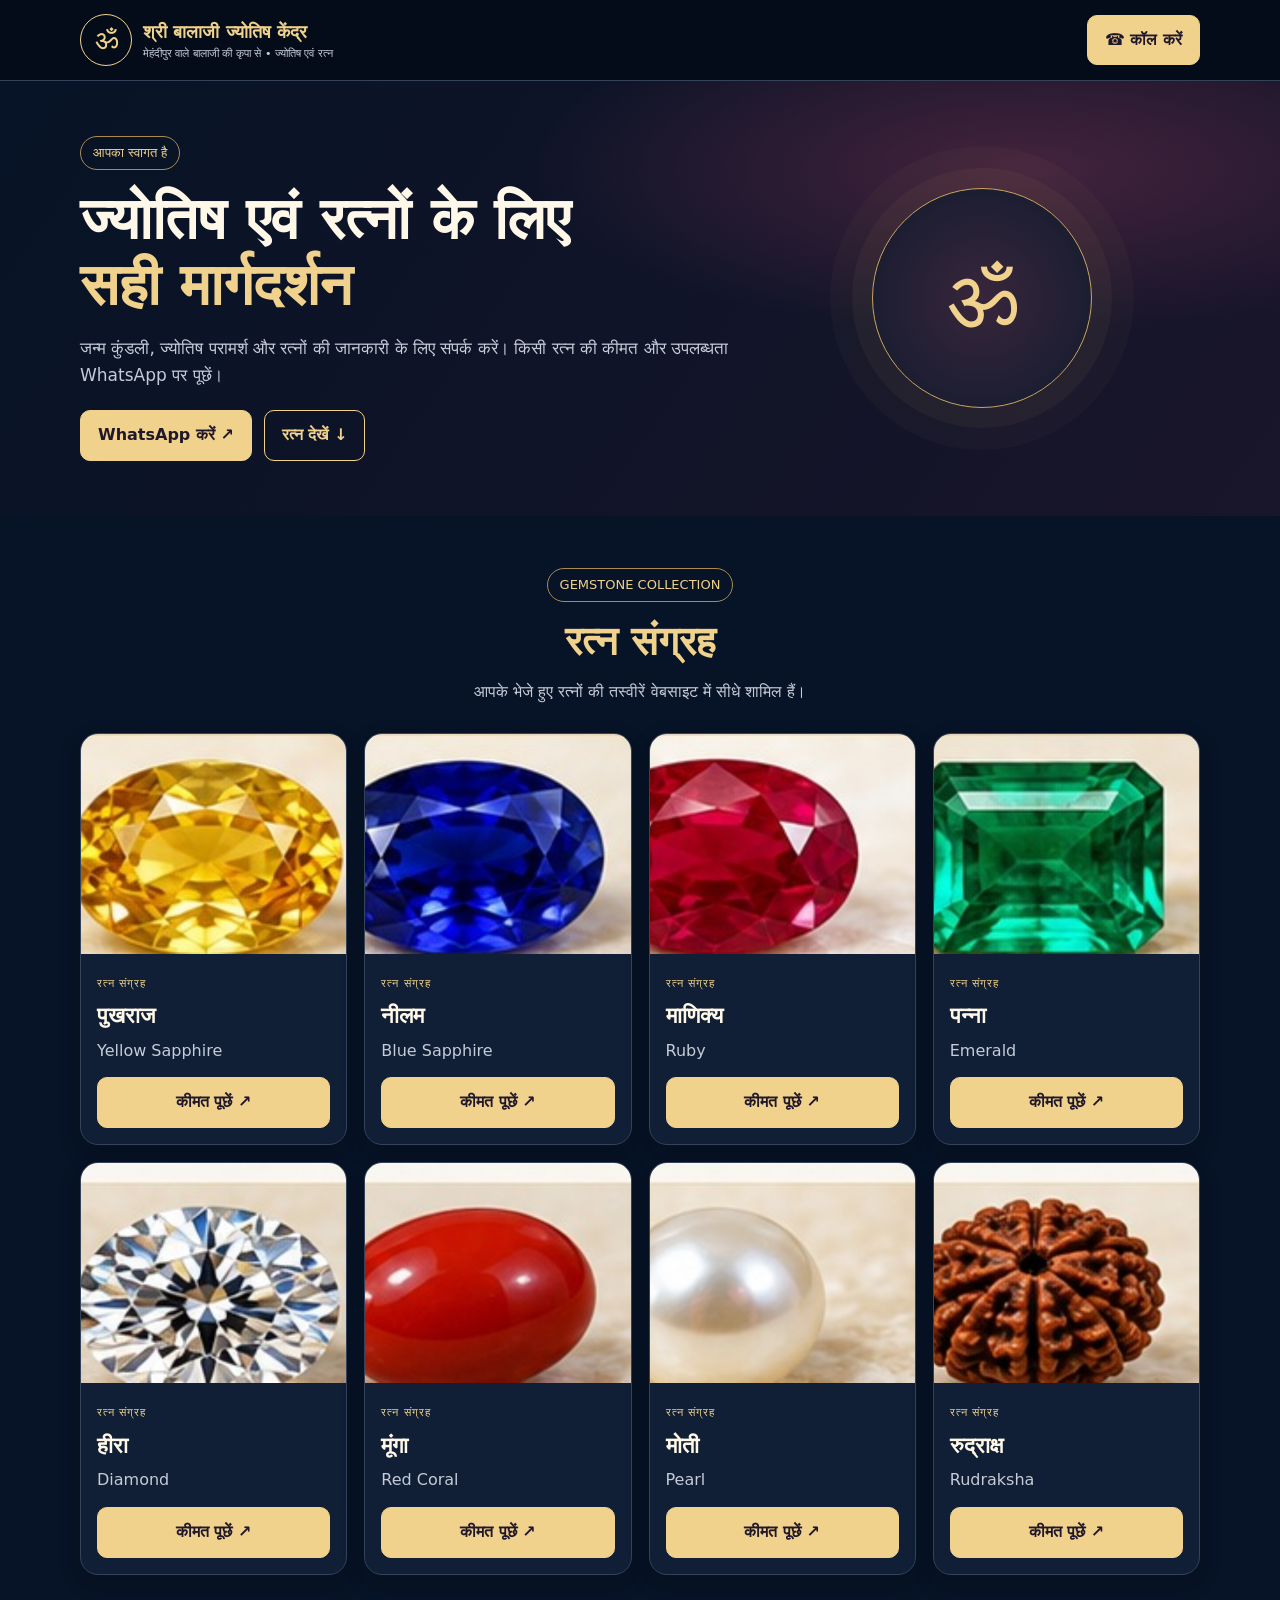
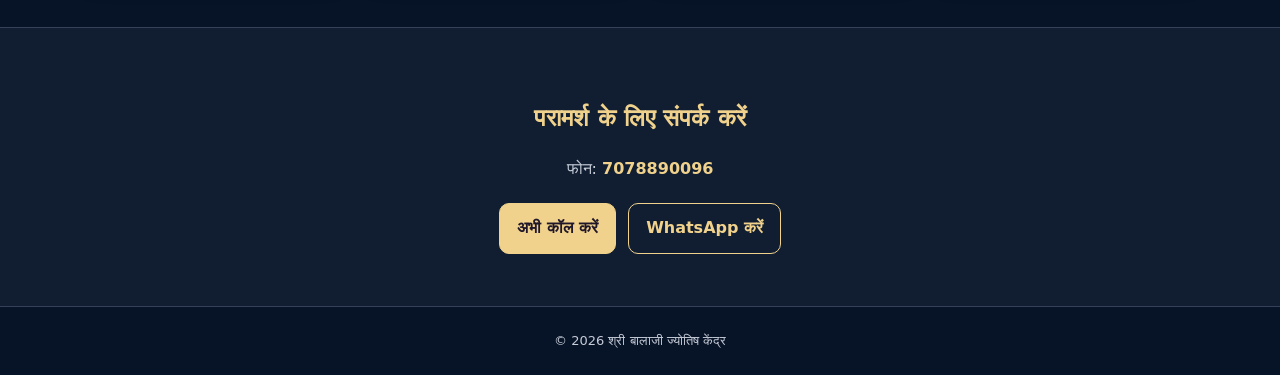
<file: index.html>
<!doctype html>
<html lang="hi"><head><meta charset="utf-8"><meta name="viewport" content="width=device-width,initial-scale=1">
<meta name="theme-color" content="#071326"><title>श्री बालाजी ज्योतिष केंद्र | ज्योतिष एवं रत्न</title>
<style>
:root{--bg:#071326;--panel:#101f35;--gold:#f0d28c;--muted:#c5cbd7;--line:#34435a}
*{box-sizing:border-box}html{scroll-behavior:smooth}body{margin:0;background:var(--bg);color:#fff8e9;font-family:system-ui,-apple-system,"Noto Sans Devanagari",sans-serif;line-height:1.55}
a{color:inherit;text-decoration:none}.wrap{width:min(1120px,92%);margin:auto}
header{background:#050c19;border-bottom:1px solid var(--line);position:sticky;top:0;z-index:5}.nav{display:flex;align-items:center;justify-content:space-between;gap:12px;padding:14px 0}
.brand{display:flex;align-items:center;gap:11px}.om{height:52px;width:52px;border:1px solid var(--gold);border-radius:50%;display:grid;place-items:center;color:var(--gold);font-size:28px;flex-shrink:0}
.brand strong{display:block;color:var(--gold);font-size:18px}.brand small{display:block;color:#c5cbd7;font-size:11px}
.btn{display:inline-flex;align-items:center;justify-content:center;background:var(--gold);color:#20172a;padding:12px 17px;border-radius:10px;font-weight:800;border:1px solid var(--gold)}
.hero{padding:55px 0;background:radial-gradient(ellipse at 80% 20%,#44233d,transparent 34%),linear-gradient(125deg,#071326,#19152a)}.hero-grid{display:grid;grid-template-columns:1.2fr .8fr;gap:30px;align-items:center}
.pill{display:inline-block;border:1px solid #a98b52;border-radius:30px;padding:6px 12px;color:var(--gold);font-size:13px}
h1{font-size:clamp(34px,5vw,58px);line-height:1.13;margin:17px 0}h1 span{color:var(--gold)}.hero p{color:var(--muted);font-size:17px}
.actions{display:flex;gap:12px;flex-wrap:wrap;margin-top:22px}.outline{background:transparent;color:var(--gold)}
.hero-art{display:grid;place-items:center;min-height:230px}.mandala{width:220px;aspect-ratio:1;border:1px solid #cba85e;border-radius:50%;display:grid;place-items:center;font-size:85px;color:var(--gold);background:radial-gradient(circle,#38263b,#111a2e);box-shadow:0 0 0 20px #d5b66c0d,0 0 0 42px #d5b66c08}
section{padding:52px 0}.section-head{text-align:center;max-width:700px;margin:0 auto 28px}.section-head h2{font-size:clamp(28px,4vw,40px);color:var(--gold);margin:8px 0}.section-head p{color:var(--muted);margin:0}
.grid{display:grid;grid-template-columns:repeat(4,minmax(0,1fr));gap:17px}.card{background:var(--panel);border:1px solid var(--line);border-radius:18px;overflow:hidden;min-width:0;box-shadow:0 8px 22px #0003}
.card img{display:block;width:100%;height:220px;object-fit:cover;background:#eee}.card-body{padding:16px}.tag{font-size:11px;color:var(--gold);letter-spacing:1px}h3{font-size:22px;margin:5px 0}.card p{color:var(--muted);margin:0 0 14px}.card .btn{width:100%}
.contact{background:#111e32;border-block:1px solid var(--line);text-align:center}.contact h2{color:var(--gold)}.contact p{color:var(--muted)}footer{padding:24px;text-align:center;color:var(--muted);font-size:13px}
@media(max-width:800px){.hero-grid{grid-template-columns:1fr}.hero-art{min-height:190px}.mandala{width:170px;font-size:68px}.grid{grid-template-columns:repeat(2,minmax(0,1fr))}.card img{height:170px}}
@media(max-width:440px){.brand strong{font-size:14px}.brand small{font-size:9px}.om{width:44px;height:44px;font-size:23px}.nav>.btn{font-size:12px;padding:10px}.grid{gap:10px}.card img{height:140px}.card-body{padding:11px}h3{font-size:18px}.card p{font-size:12px}.card .btn{font-size:12px;padding:10px 5px}}
</style></head><body>
<header><div class="wrap nav"><a class="brand" href="#"><span class="om">ॐ</span><span><strong>श्री बालाजी ज्योतिष केंद्र</strong><small>मेहंदीपुर वाले बालाजी की कृपा से • ज्योतिष एवं रत्न</small></span></a><a class="btn" href="tel:+917078890096">☎ कॉल करें</a></div></header>
<section class="hero"><div class="wrap hero-grid"><div><span class="pill">आपका स्वागत है</span><h1>ज्योतिष एवं रत्नों के लिए<br><span>सही मार्गदर्शन</span></h1><p>जन्म कुंडली, ज्योतिष परामर्श और रत्नों की जानकारी के लिए संपर्क करें। किसी रत्न की कीमत और उपलब्धता WhatsApp पर पूछें।</p><div class="actions"><a class="btn" href="https://wa.me/917078890096" target="_blank" rel="noopener">WhatsApp करें ↗</a><a class="btn outline" href="#gems">रत्न देखें ↓</a></div></div><div class="hero-art"><div class="mandala">ॐ</div></div></div></section>
<section id="gems"><div class="wrap"><div class="section-head"><span class="pill">GEMSTONE COLLECTION</span><h2>रत्न संग्रह</h2><p>आपके भेजे हुए रत्नों की तस्वीरें वेबसाइट में सीधे शामिल हैं।</p></div><div class="grid">
    <article class="card">
      <img src="pukhraj.jpg" alt="पुखराज (Yellow Sapphire)" loading="lazy">
      <div class="card-body"><span class="tag">रत्न संग्रह</span><h3>पुखराज</h3><p>Yellow Sapphire</p>
      <a class="btn" href="https://wa.me/917078890096?text=नमस्ते, मुझे पुखराज की कीमत और उपलब्धता जाननी है।" target="_blank" rel="noopener">कीमत पूछें ↗</a></div>
    </article>
    <article class="card">
      <img src="neelam.jpg" alt="नीलम (Blue Sapphire)" loading="lazy">
      <div class="card-body"><span class="tag">रत्न संग्रह</span><h3>नीलम</h3><p>Blue Sapphire</p>
      <a class="btn" href="https://wa.me/917078890096?text=नमस्ते, मुझे नीलम की कीमत और उपलब्धता जाननी है।" target="_blank" rel="noopener">कीमत पूछें ↗</a></div>
    </article>
    <article class="card">
      <img src="manikya.jpg" alt="माणिक्य (Ruby)" loading="lazy">
      <div class="card-body"><span class="tag">रत्न संग्रह</span><h3>माणिक्य</h3><p>Ruby</p>
      <a class="btn" href="https://wa.me/917078890096?text=नमस्ते, मुझे माणिक्य की कीमत और उपलब्धता जाननी है।" target="_blank" rel="noopener">कीमत पूछें ↗</a></div>
    </article>
    <article class="card">
      <img src="panna.jpg" alt="पन्ना (Emerald)" loading="lazy">
      <div class="card-body"><span class="tag">रत्न संग्रह</span><h3>पन्ना</h3><p>Emerald</p>
      <a class="btn" href="https://wa.me/917078890096?text=नमस्ते, मुझे पन्ना की कीमत और उपलब्धता जाननी है।" target="_blank" rel="noopener">कीमत पूछें ↗</a></div>
    </article>
    <article class="card">
      <img src="heera.jpg" alt="हीरा (Diamond)" loading="lazy">
      <div class="card-body"><span class="tag">रत्न संग्रह</span><h3>हीरा</h3><p>Diamond</p>
      <a class="btn" href="https://wa.me/917078890096?text=नमस्ते, मुझे हीरा की कीमत और उपलब्धता जाननी है।" target="_blank" rel="noopener">कीमत पूछें ↗</a></div>
    </article>
    <article class="card">
      <img src="moonga.jpg" alt="मूंगा (Red Coral)" loading="lazy">
      <div class="card-body"><span class="tag">रत्न संग्रह</span><h3>मूंगा</h3><p>Red Coral</p>
      <a class="btn" href="https://wa.me/917078890096?text=नमस्ते, मुझे मूंगा की कीमत और उपलब्धता जाननी है।" target="_blank" rel="noopener">कीमत पूछें ↗</a></div>
    </article>
    <article class="card">
      <img src="moti.jpg" alt="मोती (Pearl)" loading="lazy">
      <div class="card-body"><span class="tag">रत्न संग्रह</span><h3>मोती</h3><p>Pearl</p>
      <a class="btn" href="https://wa.me/917078890096?text=नमस्ते, मुझे मोती की कीमत और उपलब्धता जाननी है।" target="_blank" rel="noopener">कीमत पूछें ↗</a></div>
    </article>
    <article class="card">
      <img src="rudraksha.jpg" alt="रुद्राक्ष (Rudraksha)" loading="lazy">
      <div class="card-body"><span class="tag">रत्न संग्रह</span><h3>रुद्राक्ष</h3><p>Rudraksha</p>
      <a class="btn" href="https://wa.me/917078890096?text=नमस्ते, मुझे रुद्राक्ष की कीमत और उपलब्धता जाननी है।" target="_blank" rel="noopener">कीमत पूछें ↗</a></div>
    </article></div></div></section>
<section class="contact"><div class="wrap"><h2>परामर्श के लिए संपर्क करें</h2><p>फोन: <strong style="color:var(--gold)">7078890096</strong></p><div class="actions" style="justify-content:center"><a class="btn" href="tel:+917078890096">अभी कॉल करें</a><a class="btn outline" href="https://wa.me/917078890096" target="_blank" rel="noopener">WhatsApp करें</a></div></div></section>
<footer>© <span id="year"></span> श्री बालाजी ज्योतिष केंद्र</footer><script>document.getElementById('year').textContent=new Date().getFullYear();</script>
</body></html>
</file>
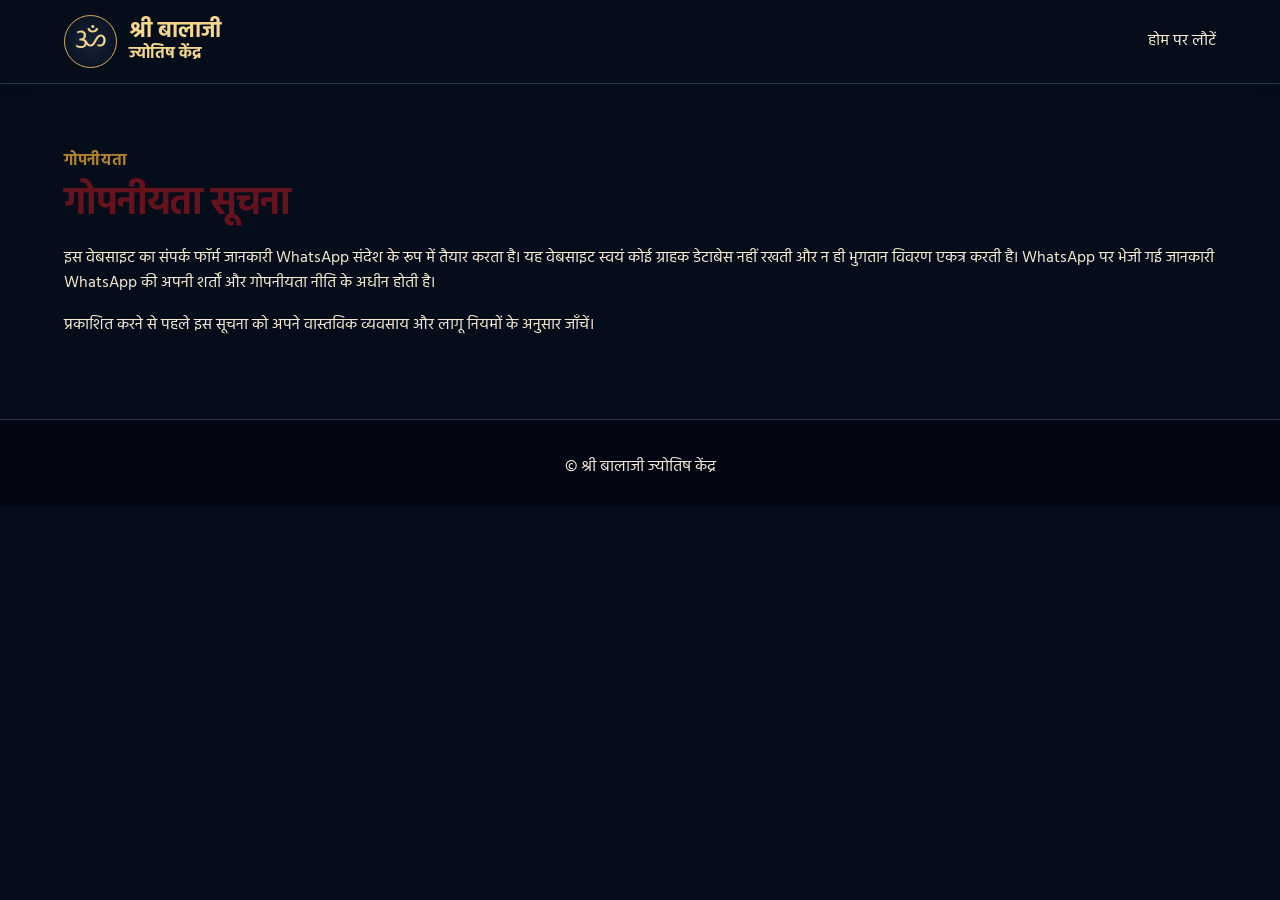
<file: privacy.html>
<!doctype html><html lang="hi"><head><meta charset="utf-8"><meta name="viewport" content="width=device-width,initial-scale=1"><meta name="theme-color" content="#65121d"><title>गोपनीयता | श्री बालाजी ज्योतिष केंद्र</title><link rel="stylesheet" href="styles.css"></head><body><header class="header"><a class="brand" href="index.html"><span class="brand-mark">ॐ</span><span><strong>श्री बालाजी</strong><small>ज्योतिष केंद्र</small></span></a><a href="index.html">होम पर लौटें</a></header><main class="section"><p class="eyebrow">गोपनीयता</p><h1 style="color:#65121d;font-size:2.4rem">गोपनीयता सूचना</h1><p>इस वेबसाइट का संपर्क फॉर्म जानकारी WhatsApp संदेश के रूप में तैयार करता है। यह वेबसाइट स्वयं कोई ग्राहक डेटाबेस नहीं रखती और न ही भुगतान विवरण एकत्र करती है। WhatsApp पर भेजी गई जानकारी WhatsApp की अपनी शर्तों और गोपनीयता नीति के अधीन होती है।</p><p>प्रकाशित करने से पहले इस सूचना को अपने वास्तविक व्यवसाय और लागू नियमों के अनुसार जाँचें।</p></main><footer>© श्री बालाजी ज्योतिष केंद्र</footer></body></html>
</file>
<file: styles.css>
@import url('https://fonts.googleapis.com/css2?family=Hind:wght@400;500;600;700&family=Playfair+Display:wght@600;700&display=swap');
:root{--maroon:#d6ad55;--deep:#020916;--gold:#e2b84f;--gold2:#ffe6a0;--cream:#071326;--paper:#050d1b;--ink:#f5ead2;--muted:#c2c5ce;--line:#293851;--green:#13834b;--shadow:0 16px 44px #3d11120d}
*{box-sizing:border-box}html{scroll-behavior:smooth;scroll-padding-top:90px}body{margin:0;background:var(--paper);color:var(--ink);font-family:'Hind',system-ui,sans-serif;line-height:1.6}a{color:inherit;text-decoration:none}button,input,select,textarea{font:inherit}.topbar{display:flex;justify-content:space-around;gap:12px;flex-wrap:wrap;background:var(--maroon);color:#ffedc2;padding:8px 4%;font-size:.8rem}.header{display:flex;align-items:center;justify-content:space-between;gap:22px;padding:15px 5%;background:#fffdf8;border-bottom:1px solid var(--line);position:sticky;top:0;z-index:10;box-shadow:0 4px 20px #32100a08}.brand{display:flex;align-items:center;gap:12px;color:var(--maroon);min-width:max-content}.brand-mark{width:53px;height:53px;border:1px solid var(--gold);border-radius:50%;display:grid;place-items:center;background:radial-gradient(circle,#fff5d9,#ecd39a);font-size:1.8rem;color:var(--maroon)}.brand strong,.brand small,.brand em{display:block;line-height:1.15}.brand strong{font-size:1.35rem;font-weight:700}.brand small{font-weight:700;font-size:.98rem}.brand em{font-size:.72rem;color:var(--muted);font-style:normal;margin-top:5px}nav{display:flex;align-items:center;gap:clamp(10px,2vw,27px);font-weight:600;font-size:.96rem}nav a:hover,.footer-links a:hover{color:#a16c1b}.button{display:inline-flex;align-items:center;justify-content:center;gap:10px;border:0;border-radius:9px;padding:12px 20px;font-weight:700;cursor:pointer;transition:.2s}.button:hover{transform:translateY(-2px);filter:brightness(1.03)}.button-green{background:var(--green);color:white;box-shadow:0 6px 16px #13834b24}.button-gold{background:linear-gradient(135deg,#f8dc8e,#d9a83e);color:#3b170b}.button-outline{border:1px solid #e6bd5b;color:#fff5d6;background:#ffffff08}.menu-toggle{display:none;background:transparent;border:1px solid var(--line);padding:7px 12px;border-radius:8px;font-size:1.2rem}
.hero{min-height:470px;background:radial-gradient(ellipse at 80% 45%,#7e401a 0%,transparent 35%),linear-gradient(105deg,#21080b,#4a0d14 56%,#1c090b);color:#fff8eb;display:grid;grid-template-columns:1.05fr .95fr;align-items:center;padding:55px 7%;gap:30px;overflow:hidden;position:relative}.hero:before{content:"";position:absolute;inset:0;opacity:.12;background-image:repeating-radial-gradient(circle at 85% 45%,transparent 0 22px,#f4d68c 23px 24px,transparent 25px 42px);pointer-events:none}.hero-copy{position:relative;z-index:1;max-width:650px}.eyebrow{text-transform:none;letter-spacing:.04em;color:#b2822e;font-weight:700;margin:0 0 8px}.hero .eyebrow{color:var(--gold2)}h1,h2,h3,p{margin-top:0}h1{font-size:clamp(2.4rem,5vw,4.3rem);line-height:1.12;margin:8px 0 20px;letter-spacing:-.03em}h1 span{color:var(--gold2)}.hero-sub{font-size:1.12rem;color:#f1dfd1;max-width:560px}.hero-actions{display:flex;gap:12px;flex-wrap:wrap;margin:26px 0}.trust-row{display:flex;gap:17px;flex-wrap:wrap;color:#f0dba7;font-size:.88rem}.hero-art{min-height:350px;position:relative;display:grid;place-items:center}.orbit{position:absolute;border:1px solid #f3ce6b55;border-radius:50%;width:340px;height:340px}.orbit-two{width:265px;height:265px;border-style:dashed}.gem{position:absolute;width:100px;height:125px;clip-path:polygon(50% 0,88% 20%,100% 57%,70% 100%,25% 90%,0 48%,17% 16%);filter:drop-shadow(0 18px 16px #0009);border:1px solid #fff8}.gem:after{content:"";position:absolute;inset:0;background:linear-gradient(135deg,#ffffffb0,transparent 26%,#0003 62%,#fff6)}.gem-yellow{background:linear-gradient(135deg,#fff3a3,#c88a0c 50%,#ffdf5c);transform:rotate(-20deg) translate(-80px,-35px)}.gem-blue{background:linear-gradient(135deg,#9bd8ff,#1448ad 50%,#061b57);transform:rotate(13deg) translate(50px,-55px);width:120px;height:145px}.gem-green{background:linear-gradient(135deg,#c0ffd5,#08754b 48%,#063d2d);transform:rotate(23deg) translate(65px,75px);width:90px;height:110px}.gem-red{background:linear-gradient(135deg,#ffb0a3,#a70e28 50%,#510a16);transform:rotate(-16deg) translate(-65px,90px);width:82px;height:100px}.hero-caption{position:absolute;bottom:0;text-align:center;color:#f8d981;background:#26080cbf;border:1px solid #d6a84766;border-radius:12px;padding:12px 22px}.hero-caption span,.hero-caption strong{display:block}.hero-caption strong{color:white}
.category-strip{display:grid;grid-template-columns:repeat(8,1fr);gap:10px;padding:22px 4%;background:#fff8ec;border-bottom:1px solid var(--line)}.category-strip>a{display:flex;flex-direction:column;align-items:center;gap:2px;padding:13px 4px;border-radius:12px;background:#fffdf8;border:1px solid #f0e4d1;transition:.2s}.category-strip>a:hover{transform:translateY(-3px);box-shadow:var(--shadow)}.category-strip strong{color:var(--maroon)}.category-strip small{font-size:.72rem;color:var(--muted)}.mini-gem{width:45px;height:45px;margin-bottom:4px;clip-path:polygon(50% 0,88% 20%,100% 57%,70% 100%,25% 90%,0 48%,17% 16%);box-shadow:inset 0 0 8px #fff}.yellow{background:linear-gradient(135deg,#fff2a2,#d89a0c,#ffdc48)}.blue{background:linear-gradient(135deg,#b8e6ff,#1856c0,#06194e)}.red{background:linear-gradient(135deg,#ffb7b7,#d0193b,#580519)}.green{background:linear-gradient(135deg,#c8ffcc,#09864d,#03442b)}.clear{background:linear-gradient(135deg,#fff,#d8e6ee,#8da2ad)}.orange{background:linear-gradient(135deg,#ffd1a5,#c8471e,#711c14)}.pearl{border-radius:50%;clip-path:none;background:radial-gradient(circle at 30% 25%,white,#f0dfbd 45%,#a68d69)}.brown{background:repeating-radial-gradient(circle,#7e3718,#391609 4px,#a86c35 6px);border-radius:50%;clip-path:none}
.section{padding:65px 5%}.section-head{display:flex;justify-content:space-between;align-items:end;gap:20px;margin-bottom:27px}.section-head h2,.about h2,.contact-section h2{font-size:clamp(1.8rem,3vw,2.5rem);line-height:1.2;color:var(--maroon);margin:0 0 10px}.section-head p:not(.eyebrow){color:var(--muted);margin:0}.text-link{color:#8c5b16;font-weight:700;white-space:nowrap}.product-grid{display:grid;grid-template-columns:repeat(4,1fr);gap:17px}.product-card{background:white;border:1px solid var(--line);border-radius:14px;overflow:hidden;box-shadow:0 7px 20px #3d11120a;transition:.22s}.product-card:hover{transform:translateY(-5px);box-shadow:var(--shadow)}.product-art{height:180px;display:flex;align-items:center;justify-content:center;position:relative;overflow:hidden;flex-direction:column;gap:12px}.product-art:before{content:"";position:absolute;width:200px;height:200px;border-radius:50%;border:1px solid #ffffff60}.product-art b{font-size:.72rem;letter-spacing:.22em;color:#ffffffc9;text-shadow:0 2px 4px #0007}.art-yellow{background:radial-gradient(circle,#fff3c6,#f4d68c 45%,#d4a44a)}.art-blue{background:radial-gradient(circle,#8db9ef,#24529b 52%,#10274d)}.art-red{background:radial-gradient(circle,#ffb6b4,#a51f31 52%,#4d111b)}.art-green{background:radial-gradient(circle,#b6e7bd,#21805b 52%,#123e2f)}.art-clear{background:radial-gradient(circle,#fff,#d5dce1 55%,#8d9aa3)}.art-orange{background:radial-gradient(circle,#ffc8a2,#b84929 55%,#612116)}.art-pearl{background:radial-gradient(circle,#fff,#e8d9be 60%,#b29a77)}.art-brown{background:radial-gradient(circle,#9c623a,#4a210f 65%,#291008)}.cut-stone{width:78px;height:90px;clip-path:polygon(50% 0,90% 20%,100% 55%,70% 100%,25% 90%,0 48%,17% 16%);background:linear-gradient(135deg,#ffffffd9 0%,#fff6 15%,transparent 28%,#0003 62%,#fff8 100%);border:2px solid #ffffff88;filter:drop-shadow(0 8px 8px #0004);position:relative}.art-yellow .cut-stone{background-color:#f4c531}.art-blue .cut-stone{background-color:#174cb5}.art-red .cut-stone{background-color:#b5122d}.art-green .cut-stone{background-color:#08774a}.art-clear .cut-stone{background-color:#e9f5fb}.art-orange .cut-stone{background-color:#c54b2b;border-radius:50%;clip-path:ellipse(45% 35%)}.art-pearl .cut-stone{background:radial-gradient(circle at 30% 25%,white,#eee0c4 50%,#a58d6b);border-radius:50%;clip-path:circle(44%)}.rudra{font-size:4rem;color:#e4a36c;text-shadow:2px 3px 0 #3c170a}.product-info{padding:16px}.product-info h3{margin:0;color:var(--maroon);font-size:1.2rem}.product-info p{color:var(--muted);font-size:.85rem;margin:0 0 13px}.inquire{display:inline-block;border:1px solid #c9a04e;color:#7b4d12;padding:7px 12px;border-radius:7px;font-size:.87rem;font-weight:700}.benefits{display:grid;grid-template-columns:repeat(4,1fr);background:#f6ead4;padding:25px 5%;gap:20px}.benefits>div{display:grid;grid-template-columns:45px 1fr;column-gap:12px;align-items:center}.benefits span{grid-row:span 2;width:42px;height:42px;display:grid;place-items:center;border-radius:50%;background:var(--maroon);color:var(--gold2);font-size:1.4rem}.benefits strong{color:var(--maroon)}.benefits small{color:var(--muted);font-size:.82rem}.service-section{background:#fffdf8}.service-grid{display:grid;grid-template-columns:repeat(4,1fr);gap:16px}.service-card{border:1px solid var(--line);background:white;border-radius:14px;padding:24px;box-shadow:0 8px 25px #3d111208}.service-icon{display:grid;place-items:center;width:52px;height:52px;border-radius:50%;background:#f9efd9;color:#8d5c17;font-size:1.7rem;margin-bottom:16px}.service-card h3{color:var(--maroon);margin-bottom:8px}.service-card p{color:var(--muted);font-size:.94rem;min-height:54px}.service-card a{color:#8d5c17;font-weight:700}.about{display:grid;grid-template-columns:.35fr 1fr;gap:30px;align-items:center;padding:55px 8%;background:linear-gradient(120deg,#4b0d15,#25080c);color:#fff5e5}.about h2{color:#f4d68c}.about p:not(.eyebrow){max-width:800px;color:#ead9d0}.about-symbol{width:130px;height:130px;border:1px solid #e3bf67;border-radius:50%;display:grid;place-items:center;color:#f4d68c;font-size:4rem;box-shadow:0 0 0 12px #ffffff08,0 0 0 24px #ffffff05}.faq-section{background:#fff8ec}.faq-list{max-width:900px;display:grid;gap:11px}.faq-list details{background:white;border:1px solid var(--line);border-radius:10px;padding:0 18px}.faq-list summary{padding:16px 25px 16px 0;font-weight:700;color:var(--maroon);cursor:pointer;position:relative;list-style:none}.faq-list summary::-webkit-details-marker{display:none}.faq-list summary:after{content:"+";position:absolute;right:0;color:#a4772b;font-size:1.3rem}.faq-list details[open] summary:after{content:"−"}.faq-list details p{color:var(--muted);margin:0;padding:0 0 17px}.contact-section{padding:60px 7%;display:grid;grid-template-columns:1fr 1fr;gap:50px;background:#f3e5ce}.contact-section>div{align-self:center}.contact-section p:not(.eyebrow){color:var(--muted)}form{display:grid;gap:14px;background:white;padding:25px;border:1px solid var(--line);border-radius:15px;box-shadow:var(--shadow)}label{display:grid;gap:6px;font-weight:600;color:var(--maroon)}input,select,textarea{width:100%;border:1px solid #ddcdb6;border-radius:8px;padding:12px;background:#fffdf9;color:var(--ink)}input:focus,select:focus,textarea:focus{outline:2px solid #d6a847;outline-offset:1px}form small{color:var(--muted);font-size:.8rem}footer{background:#25080c;color:#f4e7d9;text-align:center;padding:35px 5% 25px}.footer-brand{justify-content:center;color:#ffedc2}.footer-brand em{display:none}.footer-links{display:flex;justify-content:center;gap:20px;flex-wrap:wrap;margin:18px 0}.disclaimer{font-size:.78rem;color:#cbb8ad;max-width:850px;margin:12px auto 0}.floating-wa{position:fixed;right:18px;bottom:20px;width:56px;height:56px;display:grid;place-items:center;border-radius:50%;background:#13834b;color:white;font-size:2rem;box-shadow:0 7px 25px #0003;z-index:20;border:2px solid white}
:focus-visible{outline:3px solid #c79a42;outline-offset:3px}::selection{background:#ead7ac;color:#3f1019}
@media(max-width:950px){.header{flex-wrap:wrap}.header nav{order:5;width:100%;justify-content:center;flex-wrap:wrap}.nav-whatsapp{margin-left:auto}.hero{padding:45px 5%;grid-template-columns:1fr  .8fr}.category-strip{grid-template-columns:repeat(4,1fr)}.product-grid{grid-template-columns:repeat(2,1fr)}.service-grid{grid-template-columns:repeat(2,1fr)}.benefits{grid-template-columns:repeat(2,1fr)}}
@media(max-width:620px){.topbar{font-size:.7rem;gap:4px 12px}.header{padding:12px 4%;gap:10px}.brand-mark{width:43px;height:43px}.brand strong{font-size:1.1rem}.brand small{font-size:.85rem}.brand em{font-size:.65rem}.menu-toggle{display:block;margin-left:auto}nav{display:none!important;order:6!important;flex-direction:column;align-items:stretch!important;width:100%;background:#fff8ec;padding:10px;border-radius:8px}nav.open{display:flex!important}nav a{padding:7px 10px}.nav-whatsapp{font-size:.82rem;padding:9px 11px}.hero{grid-template-columns:1fr;padding:42px 6% 25px;gap:8px}.hero-art{min-height:260px;transform:scale(.86);margin-top:-5px}.hero-sub{font-size:1rem}.trust-row{font-size:.77rem;gap:8px 13px}.section{padding:45px 5%}.section-head{display:block}.text-link{display:inline-block;margin-top:15px}.category-strip{grid-template-columns:repeat(4,1fr);padding:13px 3%;gap:7px}.category-strip>a{padding:10px 2px}.category-strip small{font-size:.65rem}.mini-gem{width:35px;height:35px}.product-grid{gap:10px}.product-art{height:140px}.product-info{padding:12px}.product-info h3{font-size:1.05rem}.benefits{padding:20px 5%;gap:17px 10px}.benefits>div{grid-template-columns:35px 1fr;gap:8px}.benefits span{width:33px;height:33px;font-size:1.1rem}.benefits strong{font-size:.85rem}.benefits small{font-size:.7rem}.service-grid{gap:10px}.service-card{padding:16px}.service-card h3{font-size:1rem}.service-card p{font-size:.83rem;min-height:70px}.about{grid-template-columns:1fr;padding:40px 7%;gap:20px}.about-symbol{width:78px;height:78px;font-size:2.5rem}.contact-section{grid-template-columns:1fr;gap:20px;padding:42px 5%}form{padding:18px}.floating-wa{width:50px;height:50px;right:13px;bottom:13px}.footer-links{gap:12px}}
@media(prefers-reduced-motion:reduce){html{scroll-behavior:auto}*,*:before,*:after{transition:none!important;animation:none!important}}

/* Luxury navy and gold visual treatment */
body{background:#050d1b;color:#f5ead2}
.header{background:#050d1b;border-color:#293851}
.brand{color:#f4d68c}.brand-mark{background:radial-gradient(circle,#18243a,#050d1b);color:#f4d68c;border-color:#d6ad55}
.brand em{color:#b7bdcb}
nav a{color:#f4ead7}nav a:hover,.footer-links a:hover{color:#f4d68c}
.topbar{background:#020713;color:#f4d68c;border-bottom:1px solid #80652f}
.hero{background:radial-gradient(ellipse at 78% 45%,#46300f 0%,transparent 35%),linear-gradient(105deg,#020713,#07172d 58%,#020713)}
.hero:before{opacity:.1}.hero-caption{background:#020713e8;border-color:#d6ad5577}
.category-strip{background:#071326;border-color:#293851}
.category-strip>a{background:#0b172b;border-color:#293851}.category-strip strong{color:#ffe6a0}.category-strip small{color:#b7bdcb}
.section{background:#050d1b}.section-head h2,.contact-section h2{color:#ffe6a0}.section-head p:not(.eyebrow){color:#b7bdcb}
.product-card,.service-card,.faq-list details,form{background:#0a172a;border-color:#293851;box-shadow:0 12px 32px #0003}
.product-info h3,.service-card h3,.faq-list summary,label{color:#ffe6a0}.product-info p,.service-card p,.faq-list details p{color:#b7bdcb}
.inquire{border-color:#c8a04c;color:#ffe6a0;background:#081020}
.product-art{border-bottom:1px solid #293851}
.benefits{background:#0b172a;border-top:1px solid #293851;border-bottom:1px solid #293851}.benefits strong{color:#ffe6a0}.benefits small{color:#b7bdcb}.benefits span{background:#071326;border:1px solid #c7a04e}
.service-section{background:#050d1b}.service-icon{background:#17243a;color:#f4d68c}
.about{background:linear-gradient(120deg,#08152a,#020713);border-top:1px solid #293851;border-bottom:1px solid #293851}
.about h2{color:#ffe6a0}.about p:not(.eyebrow){color:#c2c5ce}
.faq-section{background:#071326}.faq-list details{background:#0a172a}
.contact-section{background:#081326}.contact-section p:not(.eyebrow){color:#b7bdcb}
input,select,textarea{background:#050d1b;border-color:#35445d;color:#f5ead2}
input::placeholder,textarea::placeholder{color:#9ea7b8}
footer{background:#020713;border-top:1px solid #293851}
.footer-brand{color:#ffe6a0}
.menu-toggle{color:#ffe6a0;border-color:#293851}
@media(max-width:620px){nav{background:#0a172a}}

/* Actual Mehandipur Balaji photo in the homepage hero */
.hero-balaji-art{min-height:390px;overflow:hidden;border:1px solid #c9a54f;border-radius:18px;background:#020713;box-shadow:0 18px 45px #0008}
.hero-balaji-art:before{content:"";position:absolute;inset:0;background:linear-gradient(0deg,#020713e8 0%,transparent 42%,#02071320 100%);z-index:1;pointer-events:none}
.hero-balaji-art img{position:absolute;inset:0;width:100%;height:100%;object-fit:cover;object-position:center 35%;filter:saturate(.9) contrast(1.04)}
.hero-balaji-art .hero-caption{z-index:2;bottom:18px;left:50%;transform:translateX(-50%);width:max-content;max-width:90%;border-color:#d6ad55}
@media(max-width:620px){.hero-balaji-art{min-height:320px;transform:none;margin-top:15px}.hero-balaji-art img{object-position:center 30%}.hero-balaji-art .hero-caption{bottom:12px}}

/* Real gemstone photo tiles: replace CSS-only gemstone shapes */
.product-art{height:190px;position:relative;display:block;background:#050d1b!important;overflow:hidden}
.product-art:before{content:"";position:absolute;inset:0;width:auto;height:auto;border-radius:0;border:0;background:linear-gradient(0deg,#020713e8 0%,transparent 46%,#02071305 100%);z-index:1;pointer-events:none}
.product-art .gem-photo{width:100%;height:100%;display:block;object-fit:cover;object-position:center 43%;position:absolute;inset:0}
.product-art b{position:absolute;z-index:2;left:0;right:0;bottom:9px;text-align:center;color:#fff4cf;font-size:.7rem;letter-spacing:.22em;text-shadow:0 2px 5px #000}
.product-art .cut-stone,.product-art .rudra{display:none!important}
@media(max-width:620px){.product-art{height:155px}}
</file>
